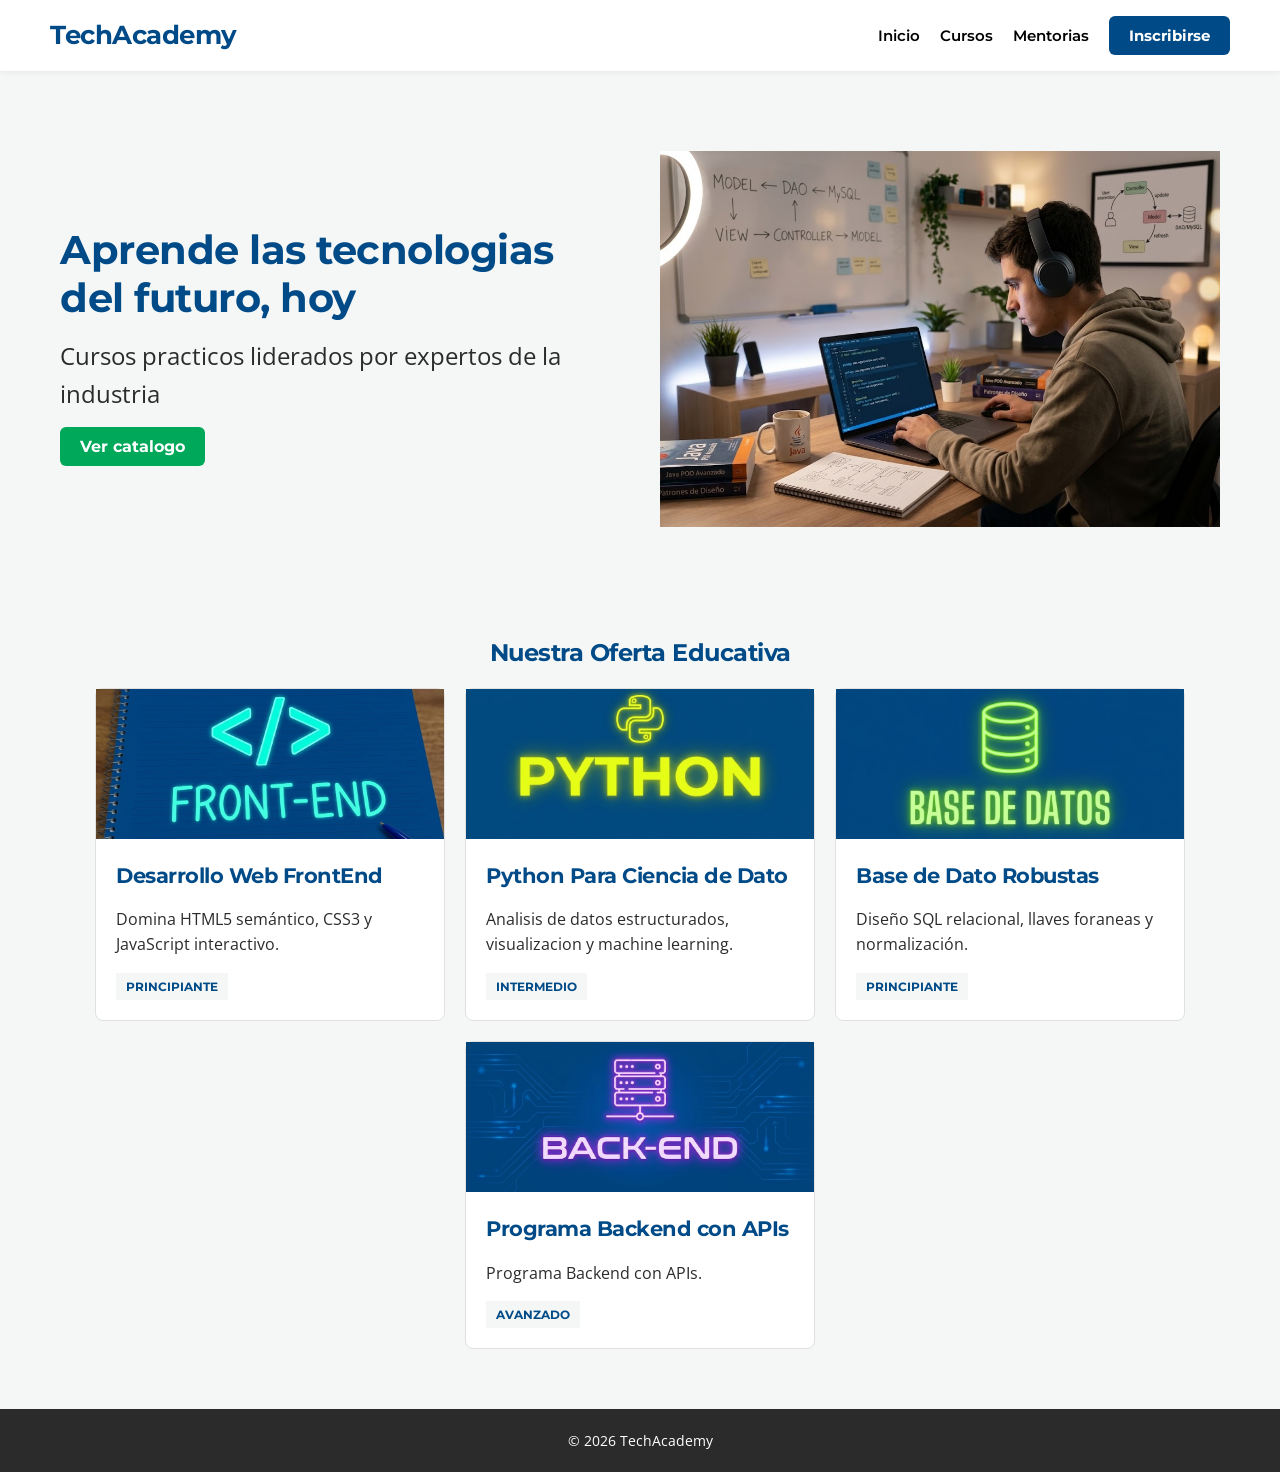
<file: index.html>
<!DOCTYPE html>
<html lang="es">
<head>
    <meta charset="UTF-8">
    <meta name="viewport" content="width=device-width, initial-scale=1.0">
    <link rel="stylesheet" href="css/miEstilo.css">
    <title>TechAcademy</title>
    <!-- tipografia ne linea -->
     <link rel="preconnect" href="https://fonts.googleapis.com">
     <link rel="preconnect" href="https://fonts.gstatic.com" crossorigin>
     <link href="https://fonts.googleapis.com/css2?family=Montserrat:ital,wght@0,100..900;1,100..900&display=swap" rel="stylesheet">
</head>
<body>
    <!-- encabezado -->
     <header>
        <div id="logo">
            <h1>TechAcademy</h1>
        </div>
        <nav class="navPrincipal">
            <ul>
                <li><a href="index.html">Inicio</a></li>
                <li><a href="cursos.html">Cursos</a></li>
                <li><a href="mentorias.html">Mentorias</a></li>
                <li><a href="inscripcion.html" id="btn_destacado">Inscribirse</a></li>
            </ul>
        </nav>
     </header>
     <!--contenido principal-->
     <main class="contenedor_principal">

        <section class="tec">
            <section class="tec_contenido">

                <h2>Aprende las tecnologias del futuro, hoy</h2>
                <p>Cursos practicos liderados por expertos de la industria</p>
                <a href="" id="btn_accion">Ver catalogo</a>
            </section>
            <section class="imagen">
                <img src="imagenes/img1.jpg" alt="Estudiante programando">
            </section>
        </section>
        <section id="catalogo">
            <h2>Nuestra Oferta Educativa</h2>
            <div class="grid_cursos">
                <article class="tarjeta_curso">
                    <img src="imagenes/img2.jpg" alt="FrontEnd">
                    <div class="info_curso">
                        <h3>Desarrollo Web FrontEnd</h3>
                        <p>Domina HTML5 semántico, CSS3 y JavaScript interactivo.</p>
                        <span class="nivel">Principiante</span>
                    </div>
                </article>
                <article class="tarjeta_curso">
                    <img src="imagenes/img3.jpg" alt="Python">
                    <div class="info_curso">
                        <h3>Python Para Ciencia de Dato</h3>
                        <p>Analisis de datos estructurados, visualizacion y machine learning.</p>
                        <span class="nivel">Intermedio</span>
                    </div>
                </article>
                <article class="tarjeta_curso">
                    <img src="imagenes/img4.jpg" alt="Base de Datos">
                    <div class="info_curso">
                        <h3>Base de Dato Robustas</h3>
                        <p>Diseño SQL relacional, llaves foraneas y normalización.</p>
                        <span class="nivel">Principiante</span>
                    </div>
                </article>
                <article class="tarjeta_curso">
                    <img src="imagenes/img5.jpg" alt="Backend con APIs">
                    <div class="info_curso">
                        <h3>Programa Backend con APIs</h3>
                        <p>Programa Backend con APIs.</p>
                        <span class="nivel">Avanzado</span>
                    </div>
                </article>

            </div>
        </section>
     </main>
     <footer>
        <p>&copy; 2026 TechAcademy</p>
     </footer>
</body>
</html>
</file>
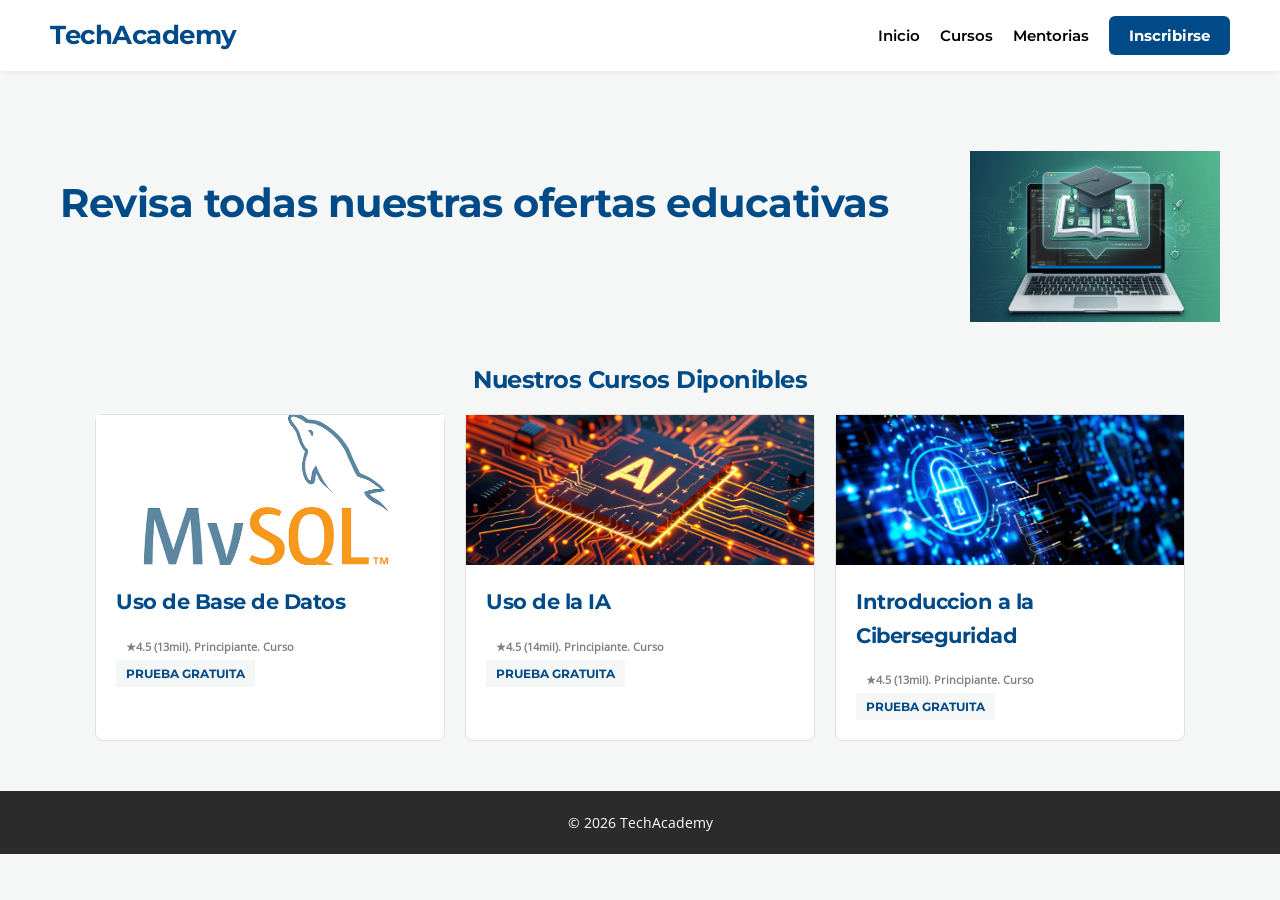
<file: cursos.html>
<!DOCTYPE html>
<html lang="en">
<head>
    <meta charset="UTF-8">
    <meta name="viewport" content="width=device-width, initial-scale=1.0">
    <link rel="stylesheet" href="css/miEstilo.css">
    <title>Cursos</title>
    <!-- tipografia ne linea -->
     <link rel="preconnect" href="https://fonts.googleapis.com">
     <link rel="preconnect" href="https://fonts.gstatic.com" crossorigin>
     <link href="https://fonts.googleapis.com/css2?family=Montserrat:ital,wght@0,100..900;1,100..900&display=swap" rel="stylesheet">
</head>
<body>
    <!-- encabezado -->
     <header>
        <div id="logo">
            <h1>TechAcademy</h1>
        </div>
        <nav class="navPrincipal">
            <ul>
                <li><a href="index.html">Inicio</a></li>
                <li><a href="cursos.html">Cursos</a></li>
                <li><a href="mentorias.html">Mentorias</a></li>
                <li><a href="inscripcion.htmls" id="btn_destacado">Inscribirse</a></li>
            </ul>
        </nav>
     </header>
     <!--contenido principal-->
     <main class="contenedor_principal">
        <section class="tec">
            <section class="tec_contenido">

                <h2>Revisa todas nuestras ofertas educativas</h2>
            </section>
            <section class="imag">
                <img src="imagenes/img6.jpeg" alt="Cursos">
            </section>
        </section>
        <section id="cuadricula">
            <h2>Nuestros Cursos Diponibles</h2>
            <div class="cursos">
                <article class="tarjeta_cur">
                    <img src="imagenes/MySQL.png" alt="MySQL">
                    <div class="info_cur">
                        <h3>Uso de Base de Datos</h3>
                        <span class="calificacion">★4.5 (13mil). Principiante. Curso</span>
                        <span class="oferta">Prueba gratuita</span>
                    </div>
                </article>
                <article class="tarjeta_cur">
                    <img src="imagenes/IA.png" alt="IA">
                    <div class="info_cur">
                        <h3>Uso de la IA</h3>
                        <span class="calificacion">★4.5 (14mil). Principiante. Curso</span>
                        <span class="oferta">Prueba gratuita</span>
                    </div>
                </article>
                <article class="tarjeta_cur">
                    <img src="imagenes/ciberseguridad.jpeg" alt="Ciberseguridad">
                    <div class="info_cur">
                        <h3>Introduccion a la Ciberseguridad</h3>
                        <span class="calificacion">★4.5 (13mil). Principiante. Curso</span>
                        <span class="oferta">Prueba gratuita</span>
                    </div>
                </article>
            </div>
        </section>
     </main>
     <footer>
        <p>&copy; 2026 TechAcademy</p>
     </footer>

     
</body>
</html>
</file>
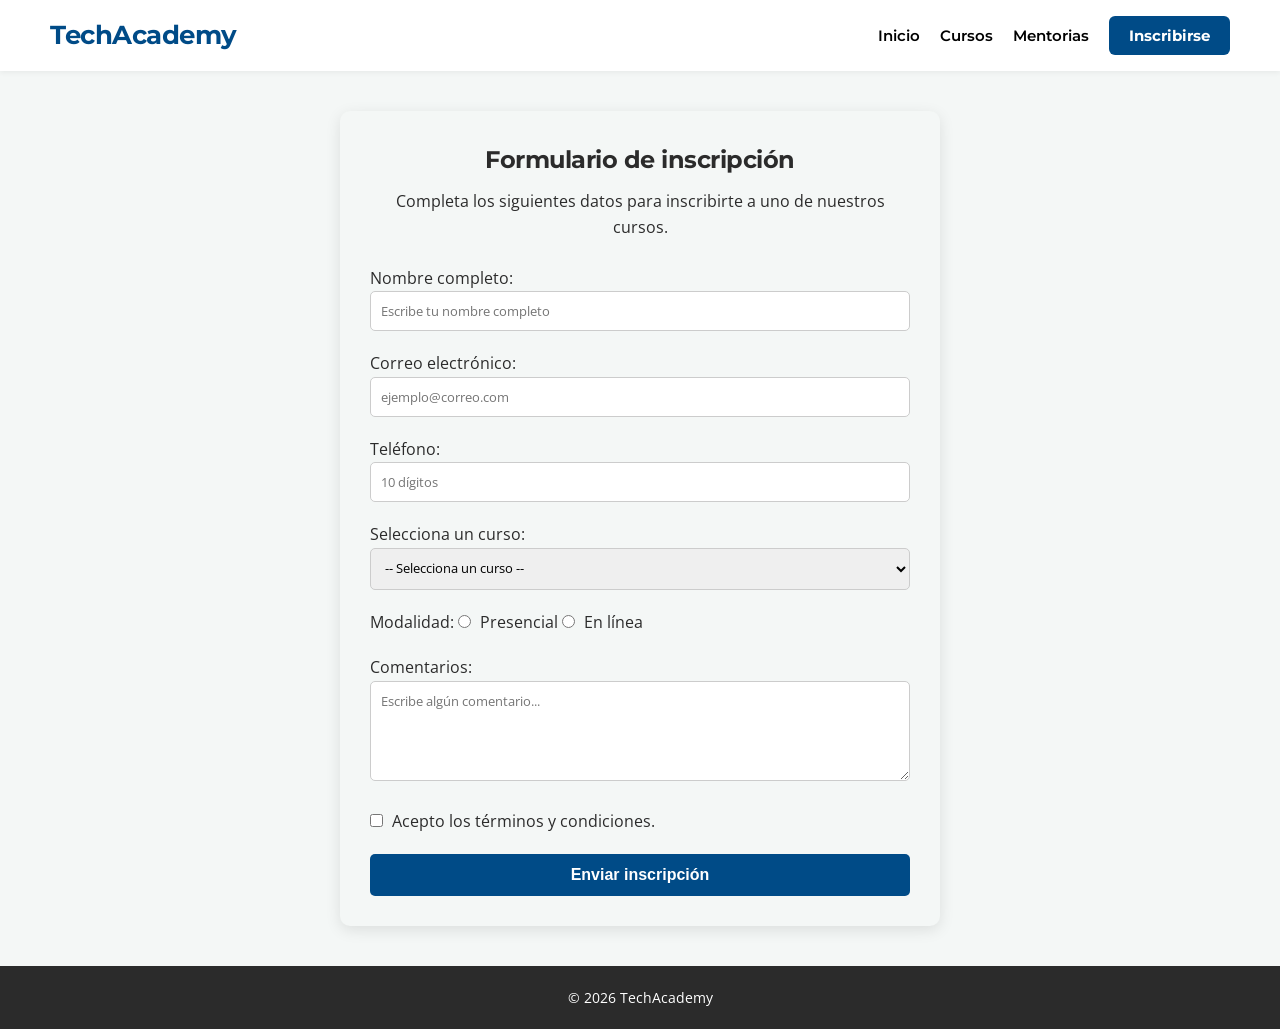
<file: inscripcion.html>
<!DOCTYPE html>
<html lang="en">
<head>
    <meta charset="UTF-8">
    <meta name="viewport" content="width=device-width, initial-scale=1.0">
    <link rel="stylesheet" href="css/miEstilo.css">
    <title>Inscripcion</title>
    <!-- tipografia ne linea -->
     <link rel="preconnect" href="https://fonts.googleapis.com">
     <link rel="preconnect" href="https://fonts.gstatic.com" crossorigin>
     <link href="https://fonts.googleapis.com/css2?family=Montserrat:ital,wght@0,100..900;1,100..900&display=swap" rel="stylesheet">
</head>
<body>
    <!-- encabezado -->
     <header>
        <div id="logo">
            <h1>TechAcademy</h1>
        </div>
        <nav class="navPrincipal">
            <ul>
                <li><a href="index.html">Inicio</a></li>
                <li><a href="cursos.html">Cursos</a></li>
                <li><a href="mentorias.html">Mentorias</a></li>
                <li><a href="inscripcion.html" id="btn_destacado">Inscribirse</a></li>
            </ul>
        </nav>
     </header>
     <main>
    <section class="formulario">
        <h2>Formulario de inscripción</h2>
        <p>Completa los siguientes datos para inscribirte a uno de nuestros cursos.</p>

        <form action="#" method="post">

            <div class="campo">
                <label for="nombre">Nombre completo:</label>
                <input type="text" id="nombre" name="nombre" 
                       placeholder="Escribe tu nombre completo" required>
            </div>

            <div class="campo">
                <label for="correo">Correo electrónico:</label>
                <input type="email" id="correo" name="correo" 
                       placeholder="ejemplo@correo.com" required>
            </div>

            <div class="campo">
                <label for="telefono">Teléfono:</label>
                <input type="tel" id="telefono" name="telefono" 
                       placeholder="10 dígitos" required>
            </div>

            <div class="campo">
                <label for="curso">Selecciona un curso:</label>
                <select id="curso" name="curso" required>
                    <option value="">-- Selecciona un curso --</option>
                    <option value="html-css">Uso de Base de Datos</option>
                    <option value="javascript">Uso de la IA</option>
                    <option value="java">Introduccion a la Ciberseguridad</option>
                    <option value="python">Python</option>
                </select>
            </div>

            <div class="campo">
                <label>Modalidad:</label>

                <label>
                    <input type="radio" name="modalidad" value="presencial" required>
                    Presencial
                </label>

                <label>
                    <input type="radio" name="modalidad" value="en-linea">
                    En línea
                </label>
            </div>

            <div class="campo">
                <label for="comentarios">Comentarios:</label>
                <textarea id="comentarios" name="comentarios" 
                          placeholder="Escribe algún comentario..."></textarea>
            </div>

            <div class="campo">
                <label>
                    <input type="checkbox" name="terminos" required>
                    Acepto los términos y condiciones.
                </label>
            </div>

            <button type="submit">Enviar inscripción</button>

        </form>
    </section>
</main>
<footer>
        <p>&copy; 2026 TechAcademy</p>
    </footer>
</body>
</html>
</file>
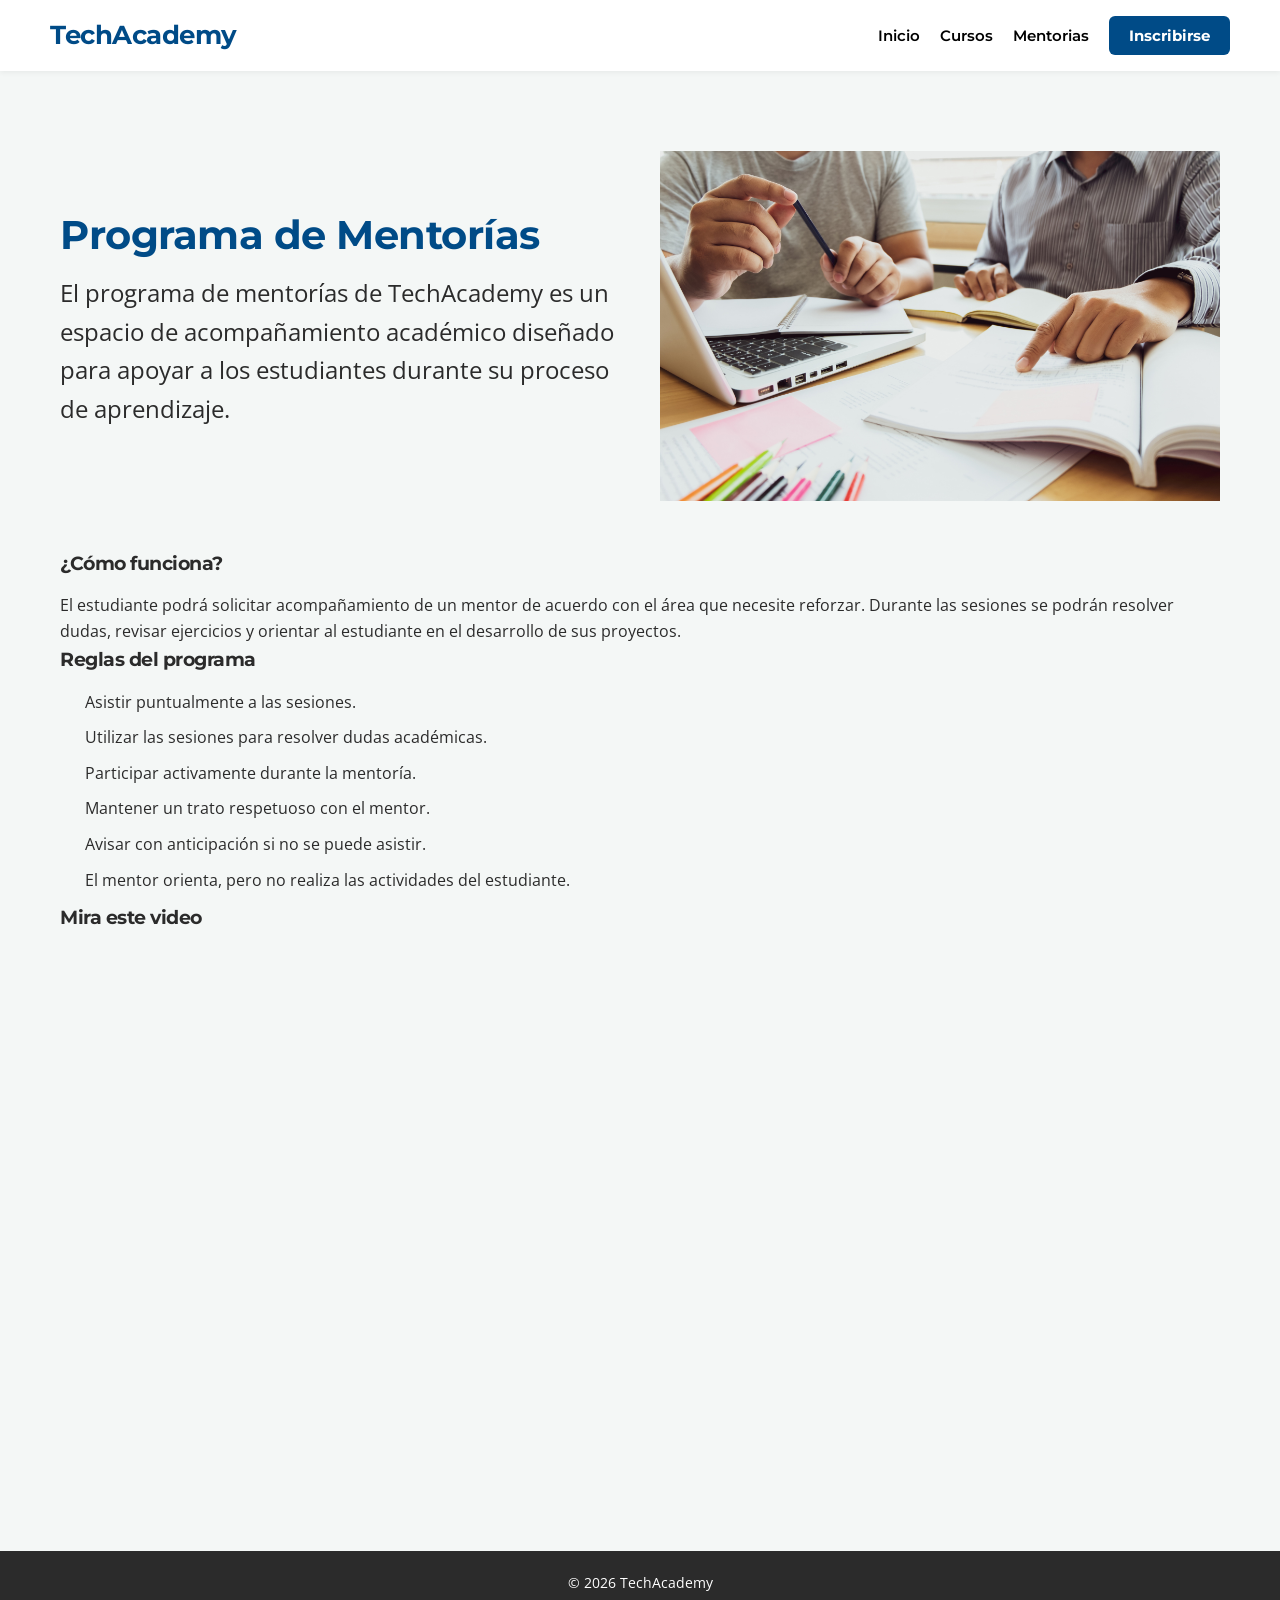
<file: mentorias.html>
<!DOCTYPE html>
<html lang="en">
<head>
    <meta charset="UTF-8">
    <meta name="viewport" content="width=device-width, initial-scale=1.0">
    <link rel="stylesheet" href="css/miEstilo.css">
    <title>Mentorias</title>
    <!-- tipografia ne linea -->
     <link rel="preconnect" href="https://fonts.googleapis.com">
     <link rel="preconnect" href="https://fonts.gstatic.com" crossorigin>
     <link href="https://fonts.googleapis.com/css2?family=Montserrat:ital,wght@0,100..900;1,100..900&display=swap" rel="stylesheet">
</head>
<body>
    <!-- encabezado -->
     <header>
        <div id="logo">
            <h1>TechAcademy</h1>
        </div>
        <nav class="navPrincipal">
            <ul>
                <li><a href="index.html">Inicio</a></li>
                <li><a href="cursos.html">Cursos</a></li>
                <li><a href="mentorias.html">Mentorias</a></li>
                <li><a href="inscripcion.html" id="btn_destacado">Inscribirse</a></li>
            </ul>
        </nav>
     </header>
     <main class="contenedor_principal">
        <section class="tec">
            <section class="tec_contenido">
                <h2>Programa de Mentorías</h2>
                <p>
                    El programa de mentorías de TechAcademy es un espacio de
                    acompañamiento académico diseñado para apoyar a los estudiantes
                    durante su proceso de aprendizaje.
                </p>
            </section>
            <section class="imagen">
                    <img src="imagenes/img7.png" alt="Mentorias">
                </section>
            <section class="mentorias">
                <h3>¿Cómo funciona?</h3>
                <p>
                    El estudiante podrá solicitar acompañamiento de un mentor de
                    acuerdo con el área que necesite reforzar. Durante las sesiones
                    se podrán resolver dudas, revisar ejercicios y orientar al
                    estudiante en el desarrollo de sus proyectos.
                </p>
                <h3>Reglas del programa</h3>
                <ul class="lista_reglas">
                    <li>Asistir puntualmente a las sesiones.</li>
                    <li>Utilizar las sesiones para resolver dudas académicas.</li>
                    <li>Participar activamente durante la mentoría.</li>
                    <li>Mantener un trato respetuoso con el mentor.</li>
                    <li>Avisar con anticipación si no se puede asistir.</li>
                    <li>El mentor orienta, pero no realiza las actividades del estudiante.</li>
                </ul>
                <h3>Mira este video</h3>
                <div class="video_mentoria">
                    <iframe width="560" height="315" src="https://www.youtube.com/embed/Wd4KRDsat7U?si=KP_Ej6ETxHQH-2yJ" title="YouTube video player" frameborder="0" allow="accelerometer; autoplay; clipboard-write; encrypted-media; gyroscope; picture-in-picture; web-share" referrerpolicy="strict-origin-when-cross-origin" allowfullscreen></iframe>
                </div>
            </section>
        </section>
    </main>
    <footer>
        <p>&copy; 2026 TechAcademy</p>
    </footer>

    
</body>
</html>
</file>
<file: css/miEstilo.css>
/*Recurso con fuente descargada*/
@font-face {
    font-family: 'OpenDescargada';
    src: url('../fonts/OpenSans-Regular.ttf') format('woff2');
}

/*VARIABLES css*/
:root{
    --color_principal:#004b87; 
    --color_secundario:#00a859;
    --color_obscuro:#2b2b2b;
    --color_claro:#fff;
    --color_fondo:#f4f7f6;
    --color_borde:#e0e0e0;

    --fuente_titulos: 'Montserrat';
    --fuente_cuerpo: 'OpenDescargada';
}

*{
    box-sizing: border-box;
    margin: 0;
    padding: 0;
}

body{
    background-color: var(--color_fondo);
    color: var(--color_obscuro);
    line-height: 1.6;
    font-family: 'OpenDescargada';
}

ul{
    list-style: none;
}

a{
    text-decoration: none;
    font-family: var(--fuente_titulos);
}

header{
    display: flex; /*default flex-direction:row*/
    background-color: var(--color_claro);
    justify-content: space-between;
    align-items: center;
    box-shadow: 0 2px 5px rgba(0, 0, 0, 0.05);
    top: 0;
    position: sticky;
    z-index: 1000;
    padding: 15px 50px;
}

nav{
    display: flex;
}

nav ul{
    display: flex;
    gap: 20px;
    align-items: center;
}

nav a{
    font-size: 0.95rem;
    font-weight: 600;
    color: black;
}

nav a:hover{
    /*AQUI TENGO QUE REGRESAR*/
    color: var(--color_principal);
}

#logo h1{
    color: var(--color_principal);
    font-size: 1.6rem;
    font-weight: 700;
    margin-bottom: 0;
}

h1,h2,h3 {
    font-family: var(--fuente_titulos);
    font-weight: 700;
    letter-spacing: -0.5px;
    margin-bottom: 15px;
}

#btn_destacado, #btn_accion{
    padding: 10px 20px;
    border-radius: 6px;
    font-weight: 700;
}

#btn_destacado{
    background-color: var(--color_principal);
    color: var(--color_claro);
}

#btn_accion{
    background-color: var(--color_secundario);
    color: var(--color_claro);
}

#btn_accion:hover{
    background-color: var(--color_principal);
    color: var(--color_claro);
}

#btn_destacado:hover{
    color: var(--color_secundario);
}

.contenedor_principal{
    max-width: 1200px;
    margin: 0 auto;
    padding: 20px;
}

/*contenedor principal*/
.tec{
    display: flex;
    flex-direction: row;
    align-items: center;
    gap: 40px;
    padding: 60px 0;
    flex-wrap: wrap;
}

.tec_contenido, .imagen{
    flex: 1 1 300px;
}

.tec_contenido h2{
    font-size: 2.5rem;
    color: var(--color_principal);
    line-height: 1.2;
}

.tec_contenido p{
    font-size: 1.5rem;
    margin-bottom: 20px;
}

img{width: 100%;}

/*GRID DE CURSO*/
#catalogo{
    padding: 40px 0;
}

#catalogo h2{
    text-align: center;
    color: var(--color_principal);
}

.grid_cursos{
    display: flex;
    flex-wrap: wrap;
    gap: 20px;
    justify-content: center;
}

.tarjeta_curso{
    background-color: var(--color_claro);
    border: 1px solid var(--color_borde);
    border-radius: 8px;
    flex: 1 1 280px; /* grow shrink basis */
    max-width: 350px;
    display: flex;
    flex-direction: column;
    /* aqui efecto*/
    transition: transform 0.5s ease, box-shadow 0.5s ease;
}

.tarjeta_curso:hover{
    transform: translateY(-5px);
    box-shadow: 0 6px 18px rgba(0, 0, 0, 0.08);
}

.tarjeta_curso img{
    width: 100%;
    height: 150px;
    object-fit: cover;
}

.info_curso{
    padding: 20px;
    flex-grow: 1;
    display: flex;
    flex-direction: column;
}

.info_curso h3{
    font-size: 1.3rem;
    color: var(--color_principal);
}

.info_curso p{
    margin-bottom: 15px;
    flex-grow: 1;
    color: var(--color_obscuro);
}

.nivel{
    background-color: var(--color_fondo);
    color: var(--color_principal);
    font-family: var(--fuente_titulos);
    padding: 4px 10px;
    font-size: 0.75rem;
    font-weight: 700;
    text-transform: uppercase;
    align-self: flex-start;
}

/* footer */
footer{
    background-color: var(--color_obscuro);
    color: var(--color_claro);
    text-align: center;
    padding: 20px;
    font-size: 0.9rem;
}

/* pagina cursos*/
.imag{
    width: 250px;
    height: 120px;
}

#cuadricula{
    padding: 30px 0;
}

#cuadricula h2{
    text-align: center;
    color: var(--color_principal);
}

.cursos{
    display: flex;
    flex-wrap: wrap;
    gap: 20px;
    justify-content: center;
}

.tarjeta_cur{
    background-color: var(--color_claro);
    border: 1px solid var(--color_borde);
    border-radius: 8px;
    flex: 1 1 280px; /* grow shrink basis */
    max-width: 350px;
    display: flex;
    flex-direction: column;
    /* aqui efecto*/
    transition: transform 0.5s ease, box-shadow 0.5s ease;
}

.tarjeta_cur:hover{
    transform: translateY(-5px);
    box-shadow: 0 6px 18px rgba(0, 0, 0, 0.08);
}

.tarjeta_cur img{
    width: 100%;
    height: 150px;
    object-fit: cover;
}

.info_cur{
    padding: 20px;
    flex-grow: 1;
    display: flex;
    flex-direction: column;
}

.info_cur h3{
    font-size: 1.3rem;
    color: var(--color_principal);
}

.info_cur p{
    margin-bottom: 15px;
    flex-grow: 1;
    color: var(--color_obscuro);
}

.calificacion{
    color: gray;
    font-family: var(--fuente_cuerpo);
    padding: 4px 10px;
    font-size: 0.70rem;
    font-weight: 700;
    align-self: flex-start;
}

.oferta{
    background-color: var(--color_fondo);
    color: var(--color_principal);
    font-family: var(--fuente_titulos);
    padding: 4px 10px;
    font-size: 0.75rem;
    font-weight: 700;
    text-transform: uppercase;
    align-self: flex-start;
}

/* Inscripcion */
.formulario {
    max-width: 600px;
    margin: 40px auto;
    padding: 30px;
    background-color: var(--color_fondo);
    border-radius: 10px;
    box-shadow: 0 4px 15px rgba(0, 0, 0, 0.1);
}

.formulario h2 {
    text-align: center;
    margin-bottom: 10px;
}

.formulario p {
    text-align: center;
    margin-bottom: 25px;
}

.campo {
    margin-bottom: 20px;
}

input[type="text"],
input[type="email"],
input[type="tel"],
select,
textarea {
    width: 100%;
    padding: 10px;
    border: 1px solid #ccc;
    border-radius: 5px;
    font-family: var(--fuente_cuerpo);
    box-sizing: border-box;
}

textarea {
    min-height: 100px;
    resize: vertical;
}

.campo input[type="radio"],
.campo input[type="checkbox"] {
    width: auto;
    margin-right: 5px;
}

button[type="submit"] {
    width: 100%;
    padding: 12px;
    border: none;
    border-radius: 5px;
    background-color: #004b87;
    color: white;
    font-size: 16px;
    font-weight: bold;
    cursor: pointer;
}

button[type="submit"]:hover {
    background-color: #00345f;
}

/* MENTORIA */
.lista_reglas{
    padding-left: 25px;
}

.lista_reglas li{
    margin-bottom: 10px;
    line-height: 1.6;
}

.video_mentoria {
    width: 90%;
    max-width: 900px;
    margin: 40px auto;
    text-align: center;
}

.video_mentoria iframe {
    width: 100%;
    height: 450px;
    border: none;
    border-radius: 10px;
}
</file>
